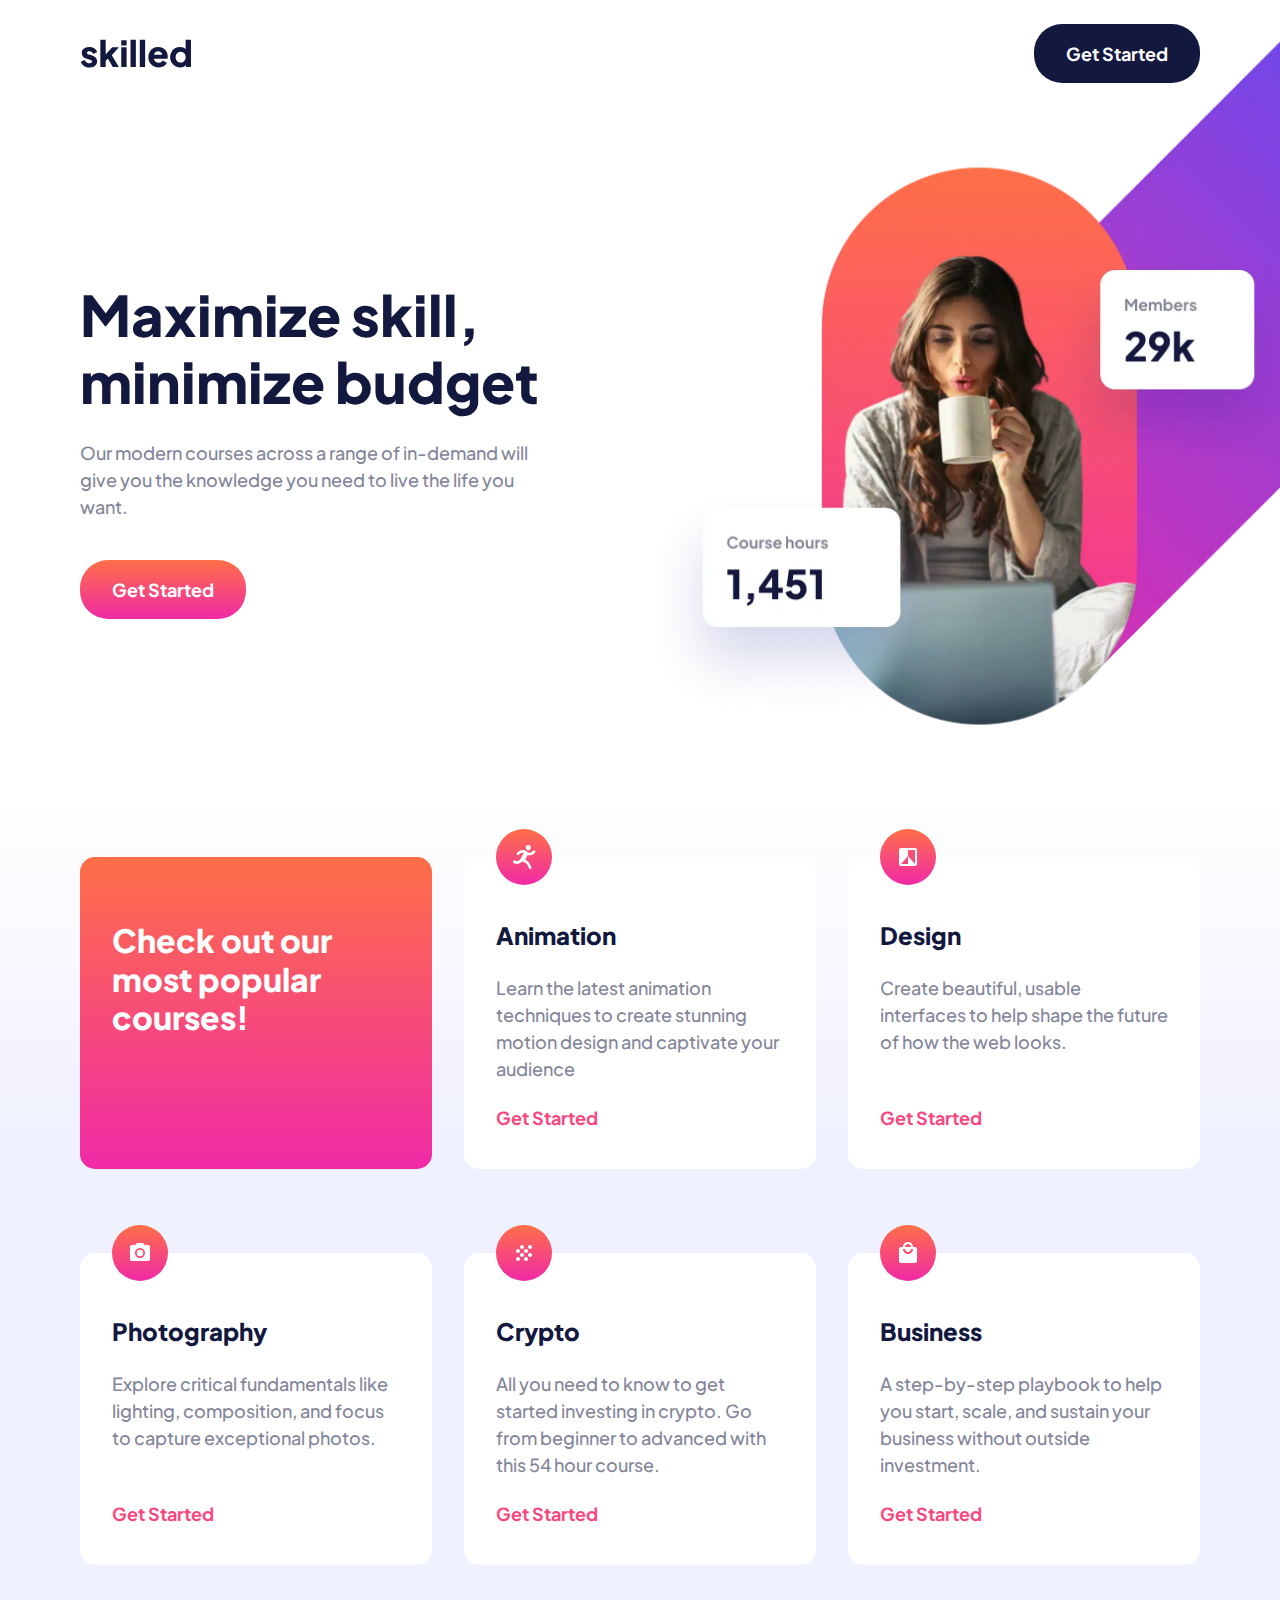
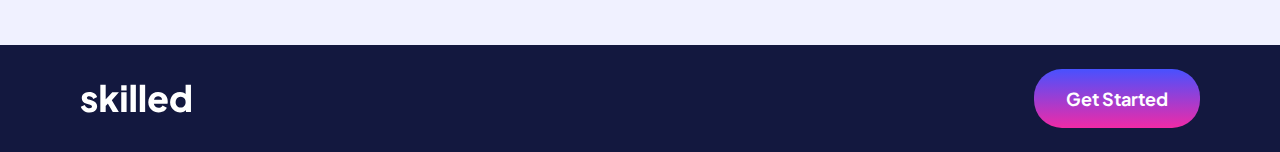
<file: index.html>
<!DOCTYPE html>
<html lang="en">
  <head>
    <meta charset="UTF-8" />
    <meta name="viewport" content="width=device-width, initial-scale=1.0" />
    <link
      rel="icon"
      type="image/png"
      sizes="32x32"
      href="/assets/favicon-32x32.png"
    />
    <link rel="stylesheet" href="/codercoder/css/style.css" />
    <title>Frontend Mentor | Skilled e-learning landing page</title>
  </head>
  <body>
    <header class="header wrapper">
      <a href="">
        <img
          class="logo"
          src="/assets/logo-dark.svg"
          alt="Skilled Home"
          width="111"
          height="28"
        />
      </a>
      <a class="button dark" href=""> Get Started </a>
    </header>
    <main>
      <section class="hero wrapper">
        <div class="hero__text">
          <h1 class="hero__title">Maximize skill, minimize budget</h1>
          <p class="hero__content">
            Our modern courses across a range of in-demand will give you the
            knowledge you need to live the life you want.
          </p>
          <a href="" class="button pink">Get Started</a>
        </div>
        <picture>
          <source
            media="(min-width: 75em)"
            srcset="/assets/image-hero-desktop@2x.webp"
            width="2092"
            height="1876"
          />
          <source
            media="(min-width: 50.625em)"
            srcset="/assets/image-hero-tablet@2x.webp"
            width="695"
            height="723"
          />
          <img
            src="/assets/image-hero-mobile@2x.webp"
            alt="woman with coffe mug and laptop, with labels reading Members 29k, Course hours 1451"
            width="870"
            height="818"
          />
        </picture>
      </section>
      <section class="courses">
        <div class="wrapper">
          <div class="block title">
            <h2>Check out our most popular courses!</h2>
          </div>

          <!-------------Animation-block--------------->
          <div class="block course">
            <img
              src="/assets/icon-animation.svg"
              alt="icon-animation"
              width="56"
              height="56"
            />
            <h3>Animation</h3>
            <p>
              Learn the latest animation techniques to create stunning motion
              design and captivate your audience
            </p>
            <a href="">Get Started</a>
          </div>

          <!-------------Design-block--------------->
          <div class="block course">
            <img
              src="/assets/icon-design.svg"
              alt="icon-design"
              width="56"
              height="56"
            />
            <h3>Design</h3>
            <p>
              Create beautiful, usable interfaces to help shape the future of
              how the web looks.
            </p>
            <a href="">Get Started</a>
          </div>

          <!-------------Photography-block--------------->
          <div class="block course">
            <img
              src="/assets/icon-photography.svg"
              alt="icon-photography"
              width="56"
              height="56"
            />
            <h3>Photography</h3>
            <p>
              Explore critical fundamentals like lighting, composition, and
              focus to capture exceptional photos.
            </p>
            <a href="">Get Started</a>
          </div>

          <!-------------Crypto-block--------------->
          <div class="block course">
            <img
              src="/assets/icon-crypto.svg"
              alt="icon-crypto"
              width="56"
              height="56"
            />
            <h3>Crypto</h3>
            <p>
              All you need to know to get started investing in crypto. Go from
              beginner to advanced with this 54 hour course.
            </p>
            <a href="">Get Started</a>
          </div>

          <!-------------Business-block--------------->
          <div class="block course">
            <img
              src="/assets/icon-business.svg"
              alt="icon-business"
              width="56"
              height="56"
            />
            <h3>Business</h3>
            <p>
              A step-by-step playbook to help you start, scale, and sustain your
              business without outside investment.
            </p>
            <a href="">Get Started</a>
          </div>
        </div>
      </section>
    </main>
    <footer class="footer">
      <div class="wrapper">
        <a href="">
          <img
            class="logo"
            src="/assets/logo-light.svg"
            alt="Skilled Home"
            width="111"
            height="28"
          />
        </a>
        <a class="button purple" href=""> Get Started </a>
      </div>
    </footer>
  </body>
</html>
</file>
<file: codercoder/css/style.css>
@import url("/codercoder/css/global/boilerplate.css");
@import url("/codercoder/css/global/button.css");
@import url("/codercoder/css/global/fonts.css");
@import url("/codercoder/css/global/layout.css");
@import url("/codercoder/css/components/header.css");
@import url("/codercoder/css/components/hero.css");
@import url("/codercoder/css/components/courses.css");
@import url("/codercoder/css/components/footer.css");
</file>
